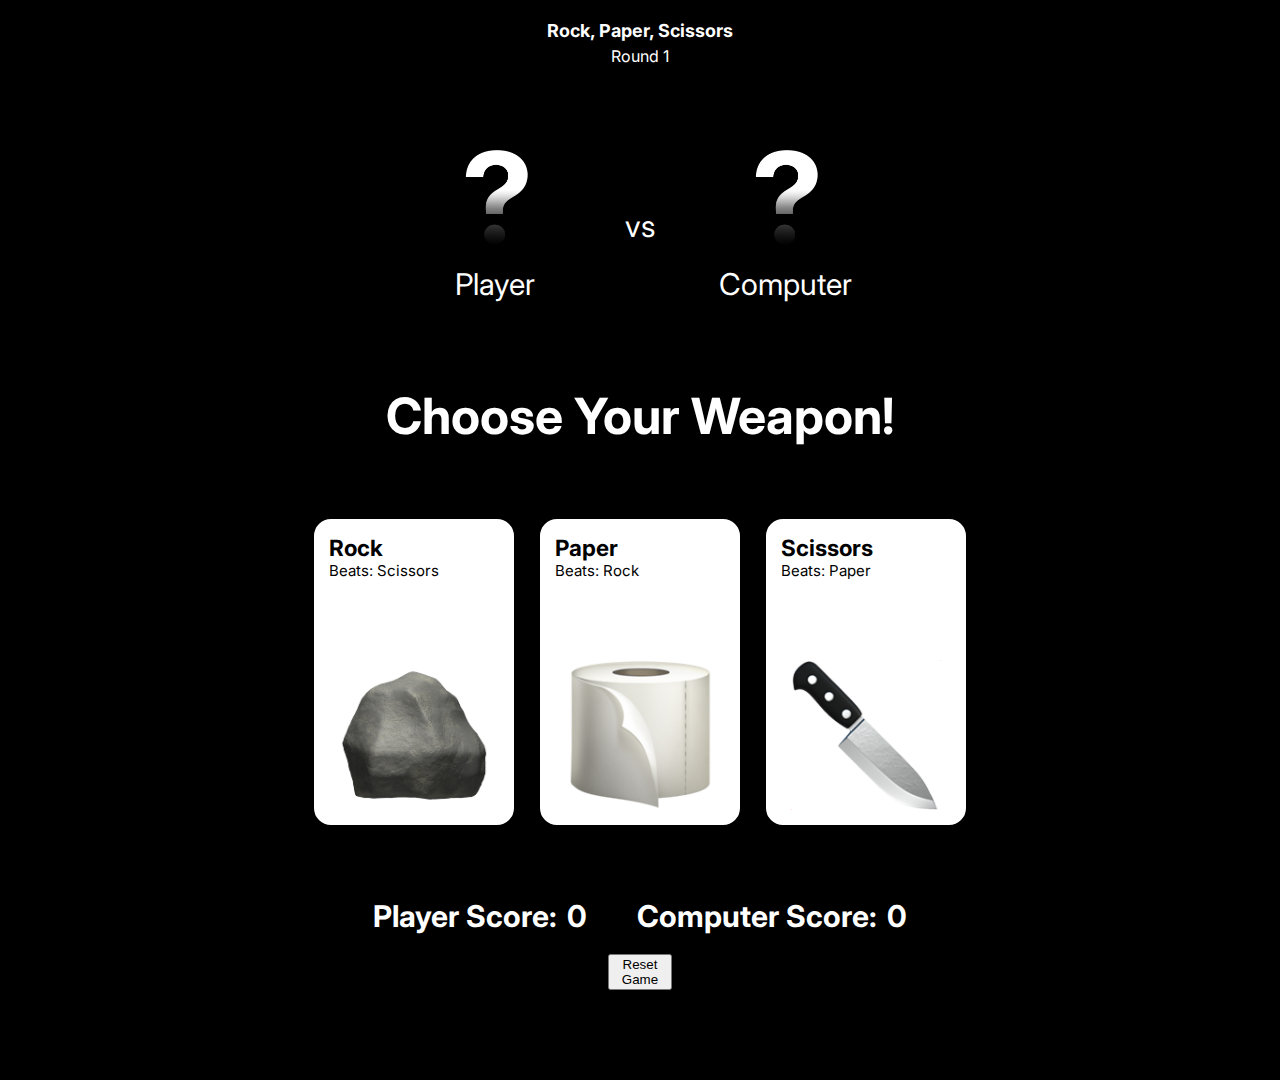
<file: index.html>
<!DOCTYPE html>
<html lang="en">
<head>
    <meta charset="UTF-8">
    <meta name="viewport" content="width=device-width, initial-scale=1.0">
    <title>Document</title>
    <link rel="stylesheet" href="style.css">
</head>
<body>
    <h1>Rock, Paper, Scissors</h1>
    <section class = "game">
        <div class = "round"> Round 1</div>
        <div class = "selection">
            <div id = "player">
                <img id = playerIMG src = "images/question.png">
                Player
            </div>
            vs
            <div id = "comp">
                <img id = compIMG src = "images/question.png">
                Computer
            </div>
        </div>
        <div class = "result">
            <p id = "result"> Choose Your Weapon! </p>
        </div>
        <div class = "buttons">
            <div id = "rock">
                <div class = "text">
                    <h2>Rock</h2>
                    <p>Beats: Scissors</p>
                </div>
                <img id = "rockIMG" src = "images/rock.png">
            </div>
            <div id = "paper">
                <div class = "text">
                    <h2>Paper</h2>
                    <p>Beats: Rock</p>
                </div>
                <img src = "images/paper.png">
            </div>
            <div id = "scissors">
                <div class = "text">
                    <h2>Scissors</h2>
                    <p>Beats: Paper</p>
                </div>
                <img src = "images/scissors.png">
            </div>

        </div>

        <div class = "scoreboard">
            <div class = "score">
                <p id = "playerChild">Player Score: </p>
                <p id = "playerScore">0</h2>
            </div>
            <div class = "score">
                <p id = "compChild">Computer Score: </p>
                <p id = compScore>0</p>
            </div>
        </div>
        <button class = "reset">Reset Game</button>
    <div id = "endModal" class = "modal">
        <div class = "content"> 
            <button id="close">Play Again</button>
            <p id = "modalMsg">Game Over!</p>
        </div>
    </div>
    </section>
    <script src="rps.js" defer></script>
</body>
</html>
</file>
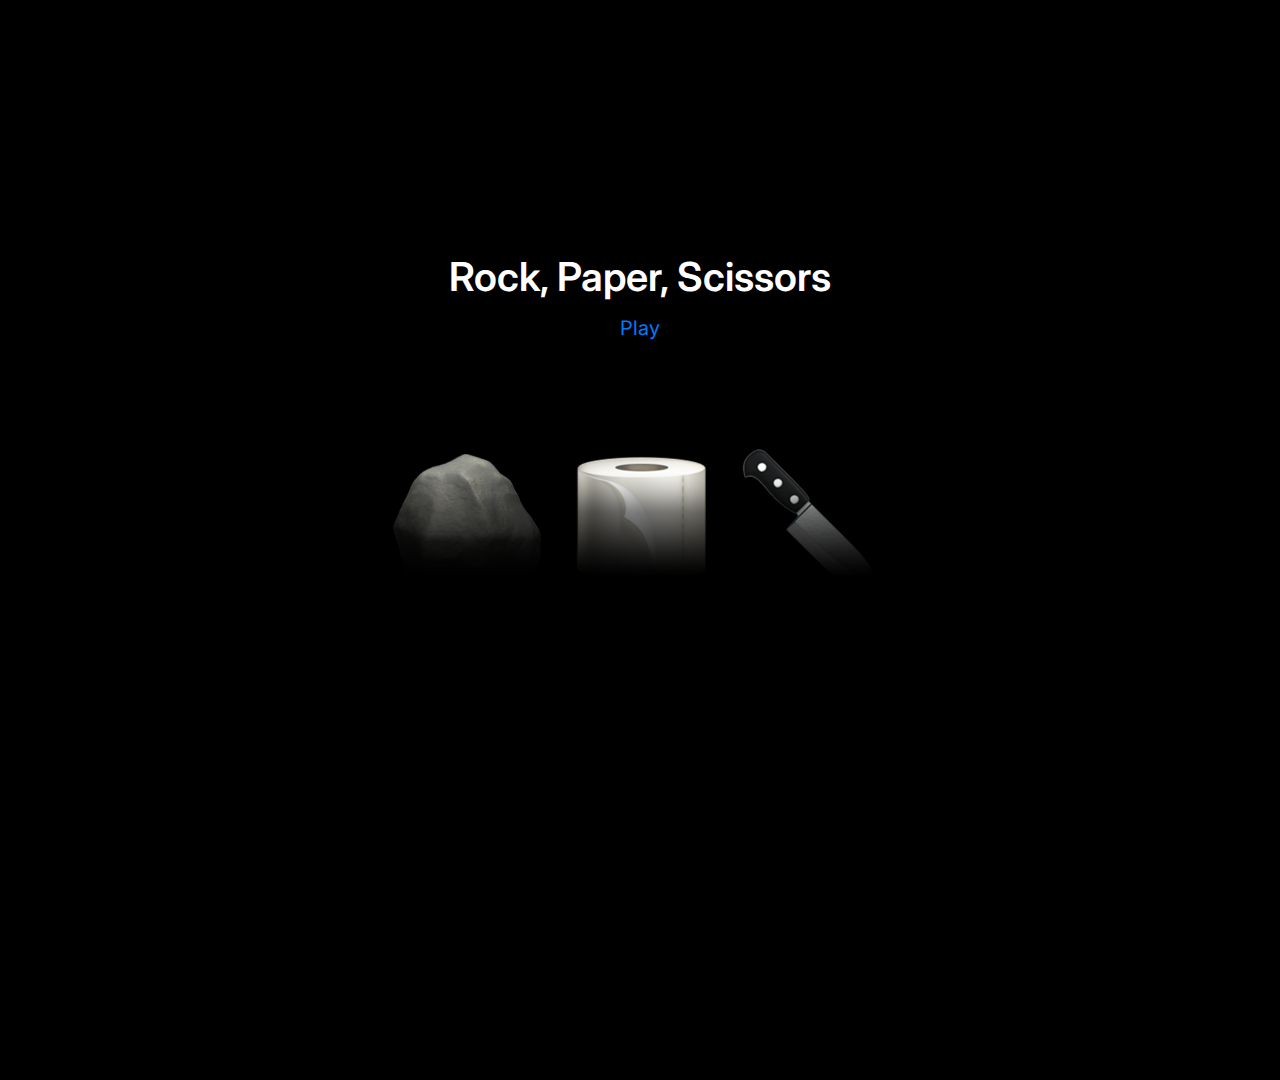
<file: landingPage.html>
<!DOCTYPE html>
<html lang="en">
<head>
    <meta charset="UTF-8">
    <meta name="viewport" content="width=device-width, initial-scale=1.0">
    <title>Document</title>
    <link rel="stylesheet" href="style.css">
</head>
<body>
    <section class = "hero">
        <p>Rock, Paper, Scissors</p>
        <a href = "index.html">Play</a>
        <img src="images/RPS2.png">
    </section>
</body>
</html>
</file>
<file: style.css>
@import url('https://fonts.googleapis.com/css2?family=Inter:wght@100;200;300;400;500;600;700&display=swap');

body {
    display: flex;
    flex-direction: column;
    font-family: 'Inter', sans-serif;
    background-color: #cccccc;
    padding: 0;
    margin: 0;
    background-color: black;
    color: white;
    height: 120vh;
}

h1 {
    font-size: large;
    text-align: center;
    margin-top: 20px;
    margin-bottom: 5px;
}

.game {
    display: flex;
    flex-direction: column;
    gap: 20px
}
.buttons > div:hover {
    border-color: rgb(0, 122, 255);
    cursor: pointer;}
.buttons {
    display: flex;
    justify-content: center;
    gap: 20px;
    margin: 50px 0;
}
.buttons > div {
    border-style: solid;
    border-radius: 20px;
    background-color: white;
    width: 200px;
    color: black;
    padding: 0;
    flex-direction: column;
    display: flex;
    gap: 50px
}
.text {
    font-size: 15px;
    margin: 15px 15px;
}
.text > h2, p {
    margin: 0;
}
.buttons > div > img {
    gap: 30px;
    width: 75%;
    height: auto;
    align-self: center;
    margin: 15px;
}
.score {
    display: flex;
    justify-content: center;
    align-content: center;
    gap: 10px;
    font-size: 30px;
    font-weight: bold;
}
.scoreboard {
    display: flex;
    gap: 50px;
    justify-content: center;
}

.reset {
    width: 5vw;
    align-self: center;
}
.round {
    align-self: center;
}

.selection {
    display: flex;
    justify-content: center;
    gap: 30px;
    font-size: 30px;
    margin: 40px;
    align-items: center;
    height: 200px;
}
.selection > div {
    display: flex;
    flex-direction: column;
    align-items: center;
    gap: 20px;
    width: 200px;
}
.selection > div > img {
    width: 60%;
}

.result {
    align-self: center;
    font-size: 50px;
    font-weight: 700;
}

.modal {
    display: none;
    position: fixed;
    z-index: 1;
    left: 0;
    top: 0;
    width: 100%;
    height: 100%;
    overflow: auto;
    background-color: rgb(0,0,0); 
    background-color: rgba(0,0,0,0.5); 
}

.modal > .content{
    background-color: #fefefe;
    margin: auto auto; /* 15% from the top and centered */
    padding: 20px;
    border: 1px solid #888;
    width: 50%; /* Could be more or less, depending on screen size */
  }

.close {
    color: #aaa;
    float: right;
    font-size: 28px;
    font-weight: bold;
  }

.close:hover, .close:focus {
  color: black;
  text-decoration: none;
  cursor: pointer;
}
.hero {
    max-width: 100vw;
    height: 100vh;
    display: flex;
    flex-direction: column;
    justify-content: center;
    align-items: center;
    background-color: black;
}
 .hero > p{
    font-weight: 600;
    font-size: 40px;
    color: white;
    margin: 15px;
 }
 .hero > a {
    margin: 0;
    font-size: 20px;
    text-decoration: none;
    color: rgb(0, 122, 255);
 }
 a:hover {
    text-decoration: underline;
 }
 .hero > img {
    width: 500px;
margin-top: 100px;
 }
</file>
